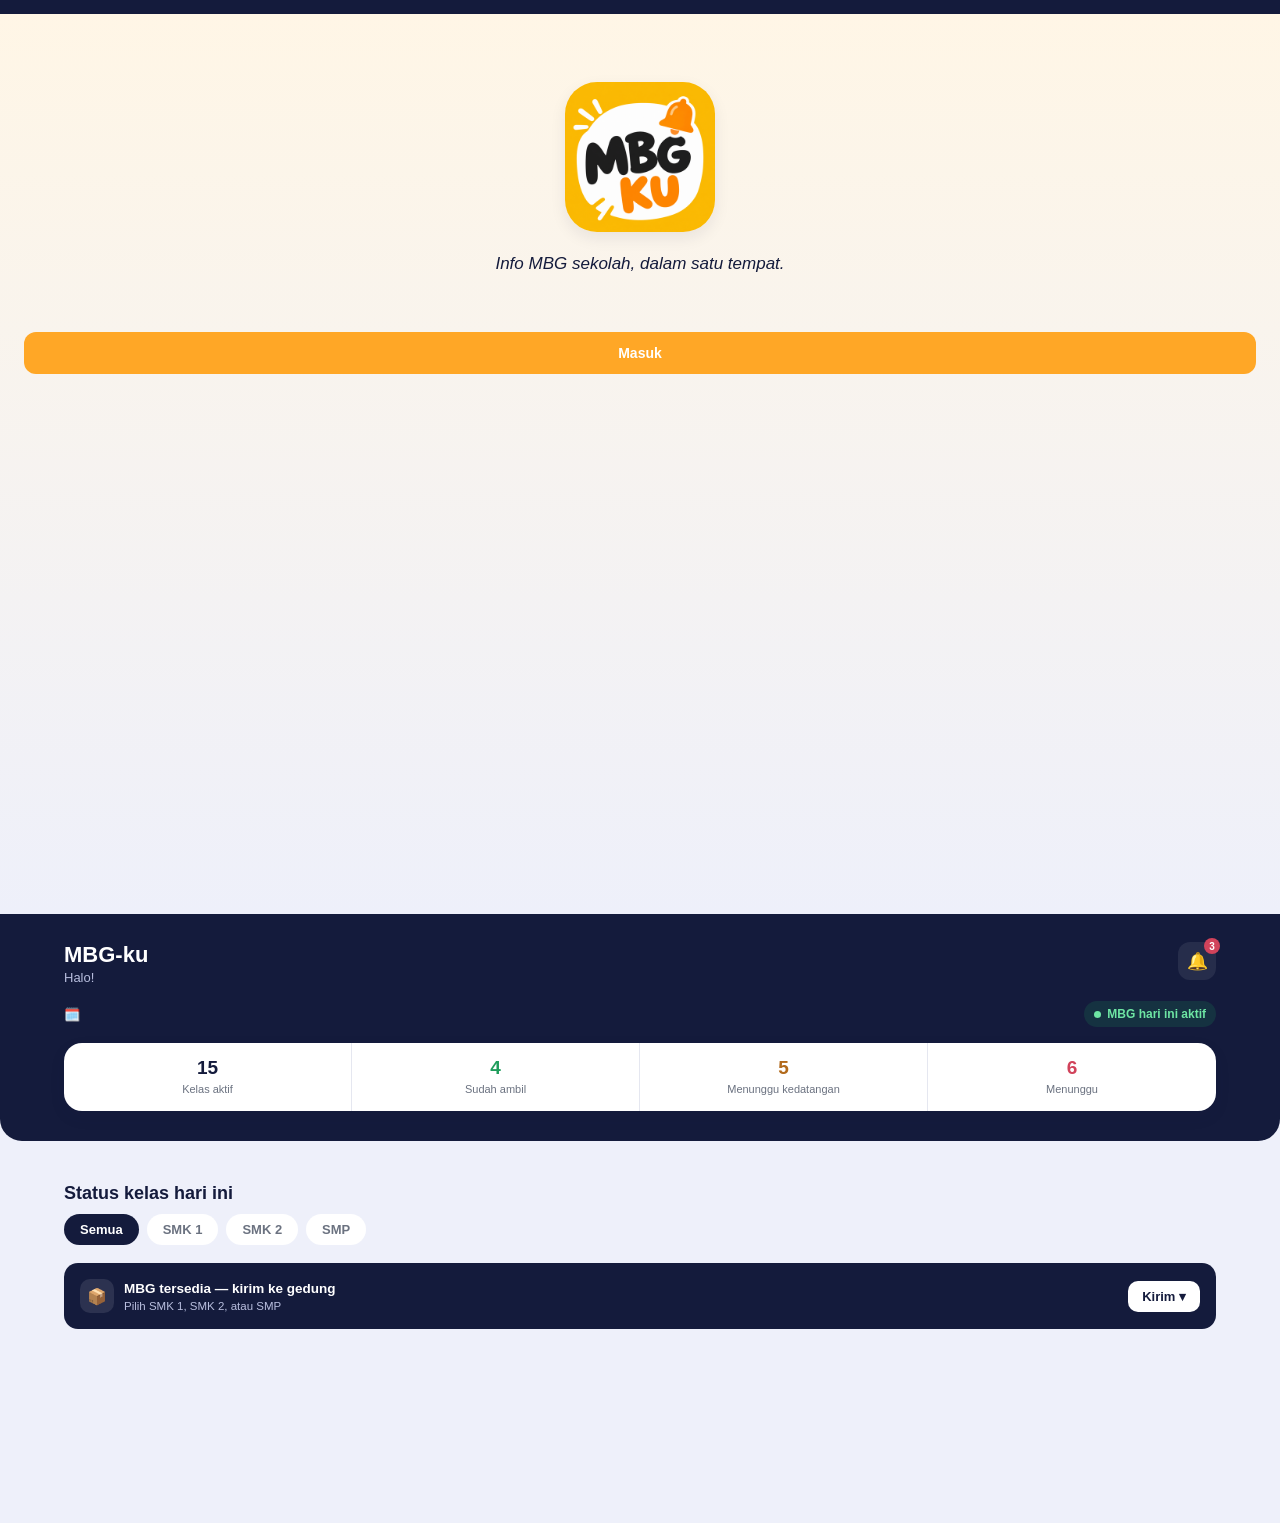
<file: index.html>
<!DOCTYPE html>
<html lang="id">
<head>
<meta charset="UTF-8" />
<meta name="viewport" content="width=device-width, initial-scale=1.0" />
<title>MBG-ku</title>
<link rel="stylesheet" href="style.css" />
</head>
<body>
<div class="app noauth">
  <div class="status-strip"></div>

  <!-- ============ LANDING ============ -->
  <section id="screen-landing" class="screen active landing">
    <img src="assets/logo.png" alt="MBG-ku" class="logo" />
    <p class="tagline">Info MBG sekolah, dalam satu tempat.</p>
    <button class="btn-primary" id="btn-masuk">Masuk</button>
  </section>

  <!-- ============ LOGIN ============ -->
  <section id="screen-login" class="screen landing">
    <img src="assets/logo.png" alt="MBG-ku" class="logo small" />
    <h2 class="section-title">Pilih akses</h2>
    <div class="role-cards">
      <button class="role-card" data-role="operator">🛠️<span>Operator</span></button>
      <button class="role-card" data-role="guru">🧑‍🏫<span>Guru</span></button>
      <button class="role-card" data-role="siswa">🎓<span>Siswa</span></button>
    </div>
    <div class="login-form modal-body">
      <div id="f-staff">
        <label>Nama pengguna</label><input id="l-user" autocomplete="off" />
        <label>Kata sandi</label><input id="l-pass" type="password" />
      </div>
      <div id="f-siswa" class="hidden">
        <label>Pilih kelas</label><select id="l-kelas"></select>
        <label>Kode kelas</label><input id="l-kode" autocomplete="off" />
      </div>
      <p id="l-err" class="form-err"></p>
      <button class="btn-primary" id="btn-login">Masuk</button>
    </div>
  </section>


  <!-- ============ BERANDA ============ -->
  <section id="screen-beranda" class="screen active">
    <header class="hero">
      <div class="hero-top">
        <div>
          <h1 id="guru-h1">MBG-ku</h1>
          <p class="subtitle">Halo!</p>
        </div>
        <button class="bell-btn" data-nav="notifikasi">
          🔔
          <span class="badge" id="bell-badge">3</span>
        </button>
      </div>

      <div class="hero-date-row">
       <div class="date-chip">🗓️
       <span id="tanggal"></span>
       </div>
       <div class="status-pill">
       <span class="dot"></span> MBG hari ini aktif
  </div>
</div>

      <div class="stat-grid">
        <div class="stat-card"><strong id="stat-total">15</strong><span>Kelas aktif</span></div>
        <div class="stat-card"><strong id="stat-selesai" class="c-green">4</strong><span>Sudah ambil</span></div>
        <div class="stat-card"><strong id="stat-menunggu" class="c-orange">5</strong><span>Menunggu kedatangan</span></div>
        <div class="stat-card"><strong id="stat-belum" class="c-red">6</strong><span>Menunggu</span></div>
      </div>
    </header>

    <div class="content">
      <h2 class="section-title">Status kelas hari ini</h2>

      <div class="tabs">
        <button class="tab active" data-filter="semua">Semua</button>
        <button class="tab" data-filter="SMK1">SMK 1</button>
        <button class="tab" data-filter="SMK2">SMK 2</button>
        <button class="tab" data-filter="SMP">SMP</button>
      </div>

      <div class="banner">
        <div class="banner-icon">📦</div>
        <div class="banner-text">
          <strong>MBG tersedia — kirim ke gedung</strong>
          <span>Pilih SMK 1, SMK 2, atau SMP</span>
        </div>
        <div class="banner-action">
          <button id="kirim-btn" class="btn-kirim">Kirim ▾</button>
          <div id="kirim-menu" class="dropdown-menu hidden">
            <button data-sekolah="SMK1">SMK 1</button>
            <button data-sekolah="SMK2">SMK 2</button>
            <button data-sekolah="SMP">SMP</button>
          </div>
        </div>
      </div>

      <div id="kelas-groups"></div>
    </div>
  </section>

  <!-- ============ LAPORAN ============ -->
  <section id="screen-laporan" class="screen">
    <div class="page-header">
      <div>
        <h1>Laporan</h1>
        <p class="subtitle">Rekap dan riwayat status hari ini</p>
      </div>
      <button class="chip-select">Hari ini ▾</button>
    </div>

    <div class="content">
      <div class="report-card">
        <div class="report-row">
          <div><strong id="rep-total">0</strong><span>Total siswa terdaftar</span></div>
          <div><strong id="rep-sudah" class="c-green">0</strong><span>Sudah mengambil</span></div>
        </div>
        <div class="divider"></div>
        <div class="report-row">
          <div><strong id="rep-menunggu" class="c-orange">0</strong><span>Menunggu MBG</span></div>
          <div><strong id="rep-belum" class="c-red">0</strong><span>Belum melapor</span></div>
        </div>
      </div>

      <h2 class="section-title">Riwayat status</h2>
      <div id="riwayat-list" class="riwayat-list"></div>
    </div>
  </section>

  <!-- ============ NOTIFIKASI ============ -->
  <section id="screen-notifikasi" class="screen">
    <div class="page-header">
      <div>
        <h1>Notifikasi</h1>
        <p class="subtitle">Aktivitas pengambilan MBG</p>
      </div>
      <button id="tandai-dibaca" class="link-btn">Tandai dibaca</button>
    </div>

    <div class="content">
      <p class="group-label">HARI INI</p>
      <div id="notif-today" class="notif-list"></div>

      <p class="group-label">KEMARIN</p>
      <div id="notif-yesterday" class="notif-list"></div>
    </div>
  </section>

  <!-- ============ AKUN ============ -->
  <section id="screen-akun" class="screen">
    <div class="page-header">
      <div>
        <h1>Akun</h1>
        <p class="subtitle">Informasi akun dan pengaturan</p>
      </div>
    </div>

    <div class="content">
      <div class="profile-card">
        <div class="avatar" id="pf-av"></div>
        <div>
          <strong id="pf-nama"></strong>
          <span class="role" id="pf-role"></span>
          <span class="sekolah" id="pf-sek"></span>
        </div>
      </div>

      <h2 class="section-title">Pengaturan</h2>
      <div class="menu-list">
        <button class="menu-item" data-info="Notifikasi aktif untuk semua aktivitas MBG di kelas kamu.">🔔 &nbsp;Kelola notifikasi</button>
        <button class="menu-item" data-info="">🔒 &nbsp;Ubah kata sandi</button>
        <button class="menu-item" data-info="Hubungi admin sekolah untuk bantuan lebih lanjut.">ℹ️ &nbsp;Bantuan &amp; dukungan</button>
        <button class="menu-item" data-info="MBG-ku v1.0 — Info MBG sekolah, dalam satu tempat.">📄 &nbsp;Tentang aplikasi</button>
      </div>

      <button id="logout-btn" class="btn-logout">Keluar</button>
    </div>
  </section>


  <section id="screen-sberanda" class="screen dyn"></section>
  <section id="screen-sriwayat" class="screen dyn"></section>
  <section id="screen-okelas" class="screen dyn"></section>
  <section id="screen-opengguna" class="screen dyn"></section>
  <section id="screen-okonten" class="screen dyn"></section>
  <section id="screen-olog" class="screen dyn"></section>

  <!-- ============ BOTTOM NAV ============ -->
  <nav class="bottom-nav" id="bottom-nav"></nav>
</div>

<!-- ============ MODAL: UPDATE STATUS KELAS ============ -->
<div id="modal-overlay" class="modal-overlay hidden">
  <div class="modal">
    <div class="modal-header">
      <h3 id="modal-title"></h3>
      <button id="modal-close">✕</button>
    </div>
    <div class="modal-body" id="modal-body"></div>
  </div>
</div>

<div id="toast" class="toast hidden"></div>


<script src="script.js"></script>
</body>
</html>
</file>
<file: style.css>
/* ===================================================== MBG SCHOOL — PROTOTYPE STYLE Palet warna & layout mengikuti sketsa desain awal ===================================================== */

:root {
  --navy: #141b3c;
  --navy-soft: #1d2657;
  --bg: #eef0fa;
  --card: #ffffff;
  --border: #e5e7f0;
  --text: #141b3c;
  --text-muted: #6b7280;

  --green: #1f9d5c;
  --green-bg: #e3f7ea;
  --orange: #b26a1c;
  --orange-bg: #fdf1de;
  --red: #d1435b;
  --red-bg: #fde8ec;
  --purple: #6b5fd8;
  --purple-bg: #eeecfb;

  --radius-lg: 18px;
  --radius-md: 14px;
  --radius-sm: 10px;
  --shadow: 0 6px 16px rgba(20, 27, 60, 0.08);
}

* {
  box-sizing: border-box;
}

body {
  margin: 0;
  font-family: -apple-system, BlinkMacSystemFont, "Segoe UI", Roboto, Helvetica,
    Arial, sans-serif;
  background: var(--bg);
  color: var(--text);
}

.app {
  max-width: 460px;
  margin: 0 auto;
  min-height: 100vh;
  background: var(--bg);
  position: relative;
  padding-bottom: 84px;
}

.status-strip {
  height: 14px;
  background: var(--navy);
}

/* ---------- Screens ---------- */
.screen {
  display: none;
}
.screen.active {
  display: block;
}

.content {
  padding: 18px 16px 8px;
}

.section-title {
  font-size: 15px;
  font-weight: 700;
  margin: 18px 0 10px;
}

.group-label {
  font-size: 12px;
  font-weight: 700;
  letter-spacing: 0.02em;
  color: var(--text-muted);
  margin: 18px 0 8px;
}

/* ---------- Hero (Beranda) ---------- */
.hero {
  background: var(--navy);
  color: #fff;
  padding: 18px 16px 22px;
  border-bottom-left-radius: 22px;
  border-bottom-right-radius: 22px;
}

.hero-top {
  display: flex;
  justify-content: space-between;
  align-items: flex-start;
}

.hero h1 {
  margin: 0;
  font-size: 22px;
}
.hero .subtitle {
  margin: 2px 0 0;
  font-size: 13px;
  color: #b8bede;
}

.bell-btn {
  position: relative;
  background: rgba(255, 255, 255, 0.08);
  border: none;
  width: 38px;
  height: 38px;
  border-radius: 12px;
  color: #fff;
  font-size: 17px;
  cursor: pointer;
}

.badge {
  position: absolute;
  top: -4px;
  right: -4px;
  background: var(--red);
  color: #fff;
  font-size: 10px;
  font-weight: 700;
  min-width: 16px;
  height: 16px;
  border-radius: 8px;
  display: flex;
  align-items: center;
  justify-content: center;
  padding: 0 3px;
}
.badge.hidden {
  display: none;
}

.hero-date-row {
  display: flex;
  align-items: center;
  justify-content: space-between;
  margin-top: 16px;
  flex-wrap: wrap;
  gap: 8px;
}

.date-chip {
  font-size: 13px;
  color: #dfe2f2;
  display: flex;
  align-items: center;
  gap: 6px;
}

.status-pill {
  background: rgba(31, 157, 92, 0.18);
  color: #6ee6a4;
  font-size: 12px;
  font-weight: 600;
  padding: 6px 10px;
  border-radius: 20px;
  display: flex;
  align-items: center;
  gap: 6px;
}
.status-pill .dot {
  width: 7px;
  height: 7px;
  border-radius: 50%;
  background: #6ee6a4;
}

.stat-grid {
  margin-top: 16px;
  background: var(--card);
  border-radius: var(--radius-lg);
  display: grid;
  grid-template-columns: repeat(4, 1fr);
  box-shadow: var(--shadow);
  overflow: hidden;
}
.stat-card {
  padding: 14px 6px;
  text-align: center;
  color: var(--text);
  border-right: 1px solid var(--border);
}
.stat-card:last-child {
  border-right: none;
}
.stat-card strong {
  display: block;
  font-size: 19px;
}
.stat-card span {
  font-size: 11px;
  color: var(--text-muted);
}
.c-green {
  color: var(--green);
}
.c-orange {
  color: var(--orange);
}
.c-red {
  color: var(--red);
}

/* ---------- Tabs ---------- */
.tabs {
  display: flex;
  gap: 8px;
  overflow-x: auto;
  padding-bottom: 4px;
}
.tab {
  border: none;
  background: var(--card);
  color: var(--text-muted);
  font-size: 13px;
  font-weight: 600;
  padding: 8px 16px;
  border-radius: 20px;
  white-space: nowrap;
  cursor: pointer;
}
.tab.active {
  background: var(--navy);
  color: #fff;
}

/* ---------- Banner Kirim ---------- */
.banner {
  margin-top: 14px;
  background: var(--navy);
  color: #fff;
  border-radius: var(--radius-md);
  padding: 14px;
  display: flex;
  align-items: center;
  gap: 10px;
}
.banner-icon {
  width: 34px;
  height: 34px;
  background: rgba(255, 255, 255, 0.1);
  border-radius: 10px;
  display: flex;
  align-items: center;
  justify-content: center;
  flex-shrink: 0;
}
.banner-text {
  flex: 1;
  display: flex;
  flex-direction: column;
}
.banner-text strong {
  font-size: 13.5px;
  line-height: 1.3;
}
.banner-text span {
  font-size: 11.5px;
  color: #b8bede;
  margin-top: 2px;
}
.banner-action {
  position: relative;
}

.btn-kirim {
  background: #fff;
  color: var(--navy);
  border: none;
  font-size: 13px;
  font-weight: 700;
  padding: 8px 14px;
  border-radius: 10px;
  cursor: pointer;
}

.dropdown-menu {
  position: absolute;
  right: 0;
  top: 42px;
  background: #fff;
  border-radius: 12px;
  box-shadow: var(--shadow);
  overflow: hidden;
  min-width: 120px;
  z-index: 20;
}
.dropdown-menu.hidden {
  display: none;
}
.dropdown-menu button {
  display: block;
  width: 100%;
  text-align: left;
  border: none;
  background: #fff;
  color: var(--text);
  font-size: 13px;
  padding: 10px 14px;
  cursor: pointer;
}
.dropdown-menu button:hover {
  background: var(--bg);
}

/* ---------- Kelas list ---------- */
.kelas-group {
  margin-top: 18px;
}
.kelas-group-header {
  display: flex;
  align-items: center;
  gap: 8px;
  font-size: 13.5px;
  font-weight: 700;
  margin-bottom: 10px;
}
.kelas-group-header .count {
  margin-left: auto;
  font-weight: 500;
  color: var(--text-muted);
  font-size: 12px;
}

.kelas-grid {
  display: grid;
  grid-template-columns: 1fr 1fr;
  gap: 10px;
}

.kelas-card {
  background: var(--card);
  border-radius: var(--radius-md);
  padding: 12px;
  box-shadow: var(--shadow);
  border-left: 4px solid var(--border);
  cursor: pointer;
  text-align: left;
}
.kelas-card.status-menunggu {
  border-left-color: var(--orange);
}
.kelas-card.status-selesai {
  border-left-color: var(--green);
}
.kelas-card.status-belum {
  border-left-color: var(--red);
}
.kelas-card.status-siap {
  border-left-color: var(--purple);
}

.kelas-card .kelas-top {
  display: flex;
  justify-content: space-between;
  align-items: flex-start;
}
.kelas-card h4 {
  margin: 0;
  font-size: 14px;
}
.kelas-card .siswa {
  font-size: 11.5px;
  color: var(--text-muted);
  margin: 2px 0 8px;
}

.status-chip {
  display: inline-block;
  font-size: 11px;
  font-weight: 700;
  padding: 3px 9px;
  border-radius: 20px;
}
.status-chip.status-menunggu {
  background: var(--orange-bg);
  color: var(--orange);
}
.status-chip.status-selesai {
  background: var(--green-bg);
  color: var(--green);
}
.status-chip.status-belum {
  background: var(--red-bg);
  color: var(--red);
}
.status-chip.status-siap {
  background: var(--purple-bg);
  color: var(--purple);
}

.kelas-card .time-note {
  display: block;
  margin-top: 8px;
  font-size: 10.5px;
  color: var(--text-muted);
}

/* ---------- Page header (Laporan/Notifikasi/Akun) ---------- */
.page-header {
  padding: 18px 16px 4px;
  display: flex;
  justify-content: space-between;
  align-items: flex-start;
}
.page-header h1 {
  margin: 0;
  font-size: 21px;
}
.page-header .subtitle {
  margin: 2px 0 0;
  font-size: 13px;
  color: var(--text-muted);
}

.chip-select,
.link-btn {
  border: none;
  background: var(--purple-bg);
  color: var(--purple);
  font-weight: 700;
  font-size: 12.5px;
  padding: 7px 12px;
  border-radius: 16px;
  cursor: pointer;
}

/* ---------- Laporan ---------- */
.report-card {
  background: var(--card);
  border-radius: var(--radius-lg);
  box-shadow: var(--shadow);
  padding: 16px;
}
.report-row {
  display: flex;
  justify-content: space-between;
}
.report-row > div {
  display: flex;
  flex-direction: column;
}
.report-row strong {
  font-size: 22px;
}
.report-row span {
  font-size: 12px;
  color: var(--text-muted);
  margin-top: 2px;
}
.divider {
  height: 1px;
  background: var(--border);
  margin: 14px 0;
}

.riwayat-list {
  background: var(--card);
  border-radius: var(--radius-lg);
  box-shadow: var(--shadow);
  overflow: hidden;
}
.riwayat-item {
  display: flex;
  gap: 10px;
  padding: 12px 14px;
  border-bottom: 1px solid var(--border);
}
.riwayat-item:last-child {
  border-bottom: none;
}
.riwayat-dot {
  width: 9px;
  height: 9px;
  border-radius: 50%;
  margin-top: 5px;
  flex-shrink: 0;
}
.riwayat-body {
  flex: 1;
}
.riwayat-body strong {
  display: block;
  font-size: 13px;
}
.riwayat-body span {
  font-size: 11.5px;
  color: var(--text-muted);
}
.riwayat-time {
  font-size: 11px;
  color: var(--text-muted);
  white-space: nowrap;
}

/* ---------- Notifikasi ---------- */
.notif-list {
  background: var(--card);
  border-radius: var(--radius-lg);
  box-shadow: var(--shadow);
  overflow: hidden;
  margin-bottom: 4px;
}
.notif-item {
  display: flex;
  gap: 10px;
  align-items: flex-start;
  padding: 12px 14px;
  border-bottom: 1px solid var(--border);
}
.notif-item:last-child {
  border-bottom: none;
}
.notif-icon {
  width: 30px;
  height: 30px;
  border-radius: 9px;
  display: flex;
  align-items: center;
  justify-content: center;
  font-size: 14px;
  flex-shrink: 0;
}
.notif-icon.bg-purple {
  background: var(--purple-bg);
}
.notif-icon.bg-green {
  background: var(--green-bg);
}
.notif-icon.bg-orange {
  background: var(--orange-bg);
}
.notif-icon.bg-red {
  background: var(--red-bg);
}
.notif-body {
  flex: 1;
}
.notif-body strong {
  display: block;
  font-size: 13px;
}
.notif-body span {
  font-size: 11.5px;
  color: var(--text-muted);
}
.notif-right {
  display: flex;
  flex-direction: column;
  align-items: flex-end;
  gap: 6px;
}
.notif-right .time {
  font-size: 11px;
  color: var(--text-muted);
}
.unread-dot {
  width: 7px;
  height: 7px;
  border-radius: 50%;
  background: var(--red);
}

/* ---------- Akun ---------- */
.profile-card {
  background: var(--card);
  border-radius: var(--radius-lg);
  box-shadow: var(--shadow);
  padding: 16px;
  display: flex;
  align-items: center;
  gap: 12px;
}
.avatar {
  width: 46px;
  height: 46px;
  border-radius: 50%;
  background: var(--navy);
  color: #fff;
  display: flex;
  align-items: center;
  justify-content: center;
  font-weight: 700;
  flex-shrink: 0;
}
.profile-card div > strong {
  display: block;
  font-size: 14.5px;
}
.profile-card .role {
  display: block;
  font-size: 12.5px;
  color: var(--purple);
  font-weight: 600;
  margin-top: 2px;
}
.profile-card .sekolah {
  display: block;
  font-size: 11.5px;
  color: var(--text-muted);
  margin-top: 2px;
}

.menu-list {
  background: var(--card);
  border-radius: var(--radius-lg);
  box-shadow: var(--shadow);
  overflow: hidden;
}
.menu-item {
  display: flex;
  align-items: center;
  gap: 10px;
  width: 100%;
  border: none;
  background: #fff;
  text-align: left;
  font-size: 13.5px;
  color: var(--text);
  padding: 14px;
  border-bottom: 1px solid var(--border);
  cursor: pointer;
}
.menu-item:last-child {
  border-bottom: none;
}

.btn-logout {
  width: 100%;
  margin-top: 20px;
  background: var(--red-bg);
  color: var(--red);
  border: none;
  font-weight: 700;
  font-size: 14px;
  padding: 14px;
  border-radius: var(--radius-md);
  cursor: pointer;
}

/* ---------- Bottom nav ---------- */
.bottom-nav {
  position: fixed;
  bottom: 0;
  left: 50%;
  transform: translateX(-50%);
  width: 100%;
  max-width: 460px;
  background: #fff;
  border-top: 1px solid var(--border);
  display: flex;
  align-items: center;
  justify-content: space-around;
  padding: 8px 6px calc(8px + env(safe-area-inset-bottom, 0px));
  z-index: 30;
}
.nav-item {
  border: none;
  background: none;
  display: flex;
  flex-direction: column;
  align-items: center;
  gap: 3px;
  font-size: 10.5px;
  color: var(--text-muted);
  cursor: pointer;
  position: relative;
}
.nav-item.active {
  color: var(--navy);
  font-weight: 700;
}
#nav-badge-wrap {
  position: relative;
  display: inline-flex;
  align-items: center;
  gap: 3px;
}
.nav-badge {
  background: var(--red);
  color: #fff;
  font-size: 9px;
  font-weight: 700;
  min-width: 14px;
  height: 14px;
  border-radius: 7px;
  display: flex;
  align-items: center;
  justify-content: center;
}
.nav-badge.hidden {
  display: none;
}

.fab {
  width: 50px;
  height: 50px;
  border-radius: 16px;
  background: var(--navy);
  color: #fff;
  font-size: 24px;
  border: none;
  display: flex;
  align-items: center;
  justify-content: center;
  margin-top: -26px;
  box-shadow: 0 8px 18px rgba(20, 27, 60, 0.35);
  cursor: pointer;
}

/* ---------- Modal ---------- */
.modal-overlay {
  position: fixed;
  inset: 0;
  background: rgba(20, 27, 60, 0.45);
  display: flex;
  align-items: flex-end;
  justify-content: center;
  z-index: 50;
}
.modal-overlay.hidden {
  display: none;
}
.modal {
  background: #fff;
  width: 100%;
  max-width: 460px;
  border-top-left-radius: 20px;
  border-top-right-radius: 20px;
  padding: 18px;
  animation: slideUp 0.2s ease-out;
}
@keyframes slideUp {
  from {
    transform: translateY(30px);
    opacity: 0;
  }
  to {
    transform: translateY(0);
    opacity: 1;
  }
}
.modal-header {
  display: flex;
  justify-content: space-between;
  align-items: center;
  margin-bottom: 14px;
}
.modal-header h3 {
  margin: 0;
  font-size: 16px;
}
.modal-header button {
  border: none;
  background: var(--bg);
  width: 30px;
  height: 30px;
  border-radius: 50%;
  cursor: pointer;
  font-size: 14px;
  color: var(--text-muted);
}
.modal-body label {
  display: block;
  font-size: 12.5px;
  font-weight: 600;
  color: var(--text-muted);
  margin: 10px 0 6px;
}
.modal-body select {
  width: 100%;
  padding: 12px;
  border-radius: 10px;
  border: 1px solid var(--border);
  font-size: 14px;
  background: #fff;
  color: var(--text);
}
.btn-primary {
  width: 100%;
  margin-top: 18px;
  background: var(--navy);
  color: #fff;
  border: none;
  font-weight: 700;
  font-size: 14px;
  padding: 13px;
  border-radius: 12px;
  cursor: pointer;
}

/* ---------- Toast ---------- */
.toast {
  position: fixed;
  bottom: 90px;
  left: 50%;
  transform: translateX(-50%);
  background: var(--navy);
  color: #fff;
  font-size: 13px;
  padding: 10px 18px;
  border-radius: 30px;
  box-shadow: var(--shadow);
  z-index: 60;
  white-space: nowrap;
}
.toast.hidden {
  display: none;
}

@media (max-width: 340px) {
  .kelas-grid {
    grid-template-columns: 1fr;
  }
}

/* =====================================================
   RESPONSIVE / ADAPTIVE
   ===================================================== */

html {
  width: 100%;
  min-height: 100%;
}

body {
  width: 100%;
  min-height: 100dvh;
  overflow-x: hidden;
}

/* Aplikasi mengikuti lebar layar */
.app {
  width: 100%;
  max-width: 460px;
  min-height: 100dvh;
  margin: 0 auto;
}

/* Supaya isi tidak melebar keluar layar */
.content,
.hero,
.page-header {
  width: 100%;
  max-width: 100%;
}

/* Teks panjang tidak bikin layar horizontal */
.banner-text,
.profile-card > div {
  min-width: 0;
  overflow-wrap: anywhere;
}

/* HP kecil */
@media (max-width: 380px) {

  .content {
    padding-left: 12px;
    padding-right: 12px;
  }

  .hero {
    padding-left: 12px;
    padding-right: 12px;
  }

  .stat-grid {
    grid-template-columns: repeat(2, 1fr);
  }

  .stat-card:nth-child(2) {
    border-right: none;
  }

  .stat-card:nth-child(-n+2) {
    border-bottom: 1px solid var(--border);
  }

  .tabs {
    gap: 6px;
  }

  .tab {
    padding: 8px 12px;
    font-size: 12px;
  }

  .banner {
    align-items: flex-start;
  }

  .banner-text strong {
    font-size: 12px;
  }

  .banner-text span {
    font-size: 10.5px;
  }

  .btn-kirim {
    padding: 8px 11px;
    font-size: 12px;
  }

  .page-header {
    padding-left: 12px;
    padding-right: 12px;
  }

  .page-header h1 {
    font-size: 20px;
  }

  .page-header .subtitle {
    font-size: 11px;
  }

  .chip-select,
  .link-btn {
    font-size: 11px;
    padding: 6px 9px;
  }

  .bottom-nav {
    padding-left: 3px;
    padding-right: 3px;
  }

  .nav-item {
    font-size: 9.5px;
  }

  .fab {
    width: 48px;
    height: 48px;
    font-size: 22px;
  }
}


/* HP sangat kecil */
@media (max-width: 320px) {

  .kelas-grid {
    grid-template-columns: 1fr;
  }

  .hero h1 {
    font-size: 20px;
  }

  .hero .subtitle {
    font-size: 11px;
  }

  .stat-card strong {
    font-size: 17px;
  }

  .stat-card span {
    font-size: 10px;
  }

  .banner {
    flex-wrap: wrap;
  }

  .banner-action {
    width: 100%;
  }

  .btn-kirim {
    width: 100%;
  }
}


/* =====================================================
   DESKTOP / LAPTOP
   ===================================================== */

@media (min-width: 768px) {

  body {
    background: var(--bg);
  }

  .app {
    width: 100%;
    max-width: none;
    min-height: 100dvh;
    margin: 0;
    box-shadow: none;
  }

  .bottom-nav {
    width: 100%;
    max-width: none;
  }

  .content {
    padding: 24px 5%;
  }

  .hero {
    padding: 28px 5% 30px;
  }

  .page-header {
    padding: 24px 5% 8px;
  }

  /* Daftar kelas jadi 4 kolom di desktop */
  .kelas-grid {
    grid-template-columns: repeat(4, 1fr);
    gap: 14px;
  }

  .kelas-group {
    margin-top: 24px;
  }

  .section-title {
    font-size: 18px;
  }

  .banner {
    padding: 16px;
  }

}
/* ===================================================== EKSPANSI v1: login, Siswa, Operator ===================================================== */
.hidden { display: none !important; }
.app.noauth .bottom-nav { display: none; }
.bottom-nav .nav-item { flex: 1; }
.landing { min-height: 100vh; padding: 48px 24px 24px; background: linear-gradient(#fff6e6, var(--bg)); text-align: center; }
.landing.active { display: block; }
.landing .logo { width: 150px; height: 150px; border-radius: 32px; margin-top: 60px; transition: all .5s ease; box-shadow: var(--shadow); }
.landing .logo.small { width: 72px; height: 72px; margin-top: 0; border-radius: 18px; }
.landing.leave .logo { transform: scale(.5); opacity: 0; }
.tagline { font-size: 17px; color: var(--navy); margin: 18px 0 40px; font-style: italic; }
.landing .btn-primary { background: #ffa726; color: #fff; }
.role-cards { display: flex; gap: 10px; margin-bottom: 14px; }
.role-card { flex: 1; background: var(--card); border: 2px solid var(--border); border-radius: var(--radius-md); padding: 14px 4px; font-size: 24px; cursor: pointer; opacity: .55; transition: all .2s; }
.role-card span { display: block; font-size: 13px; color: var(--navy); margin-top: 4px; font-weight: 600; }
.role-card.sel { opacity: 1; transform: scale(1.06); border-color: #ffa726; background: #fff4de; box-shadow: var(--shadow); }
.login-form { text-align: left; }
.modal-body input, .modal-body textarea { width: 100%; padding: 11px; border: 1px solid var(--border); border-radius: var(--radius-sm); font: inherit; margin-bottom: 4px; background: #fff; }
.modal-body textarea { min-height: 120px; }
.form-err { color: var(--red); font-size: 13px; min-height: 18px; margin: 6px 0; }
.status-chip.status-tiba { background: #e3effd; color: #1f64c8; }
.kelas-card.status-tiba { border-left: 4px solid #1f64c8; }
.row-card { background: var(--card); border-radius: var(--radius-md); padding: 12px 14px; margin-bottom: 10px; box-shadow: var(--shadow); display: flex; justify-content: space-between; align-items: center; gap: 8px; }
.row-card strong { display: block; } .row-card span.sub { font-size: 12px; color: var(--text-muted); }
.mini-btn { border: 1px solid var(--border); background: #fff; border-radius: 999px; padding: 6px 10px; font-size: 12px; cursor: pointer; margin-left: 4px; }
.mini-btn.danger { color: var(--red); }
.chk { display: flex; gap: 8px; align-items: center; padding: 6px 0; border-bottom: 1px solid var(--border); }
.chk input { width: auto; margin: 0; }
.menu-tags { display: flex; flex-wrap: wrap; gap: 6px; margin-top: 8px; }
.add-btn { width: 100%; margin-bottom: 12px; }
.dyn .content, .screen .content { padding-bottom: 110px; }
@media (min-width: 700px) { .landing .logo { margin-top: 20px; } }
</file>
